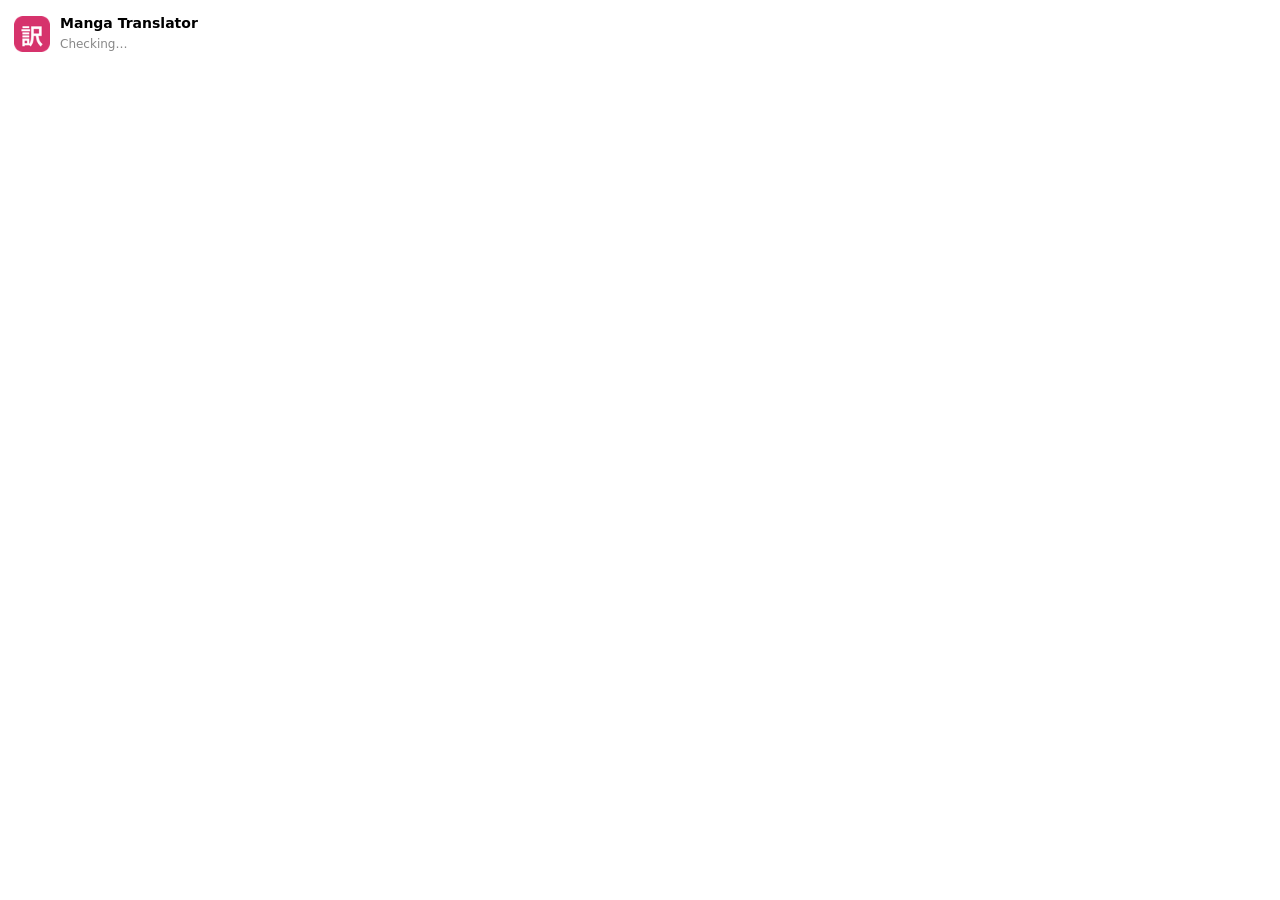
<file: extension/popup.html>
<!DOCTYPE html>
<html lang="en">
<head>
  <meta charset="UTF-8">
  <link rel="stylesheet" href="popup.css">
</head>
<body>
  <header>
    <img src="icons/icon48.png" alt="">
    <div>
      <b>Manga Translator</b>
      <span id="conn" class="muted">Checking…</span>
    </div>
  </header>

  <section id="setup" hidden>
    <label>App address <input id="server" placeholder="http://localhost:8000"></label>
    <label>Extension key <input id="api-key" type="password" placeholder="mtk_…"></label>
    <button id="save">Save &amp; connect</button>
    <p class="muted">Create a key on your app's <a id="dash-link" href="#" target="_blank">Dashboard</a>.</p>
  </section>

  <section id="main" hidden>
    <label>Translate to <select id="target"></select></label>
    <label>Quality <select id="quality"></select></label>
    <label>Font <select id="font-style"></select></label>
    <label class="row">
      <span>Translate buttons on <b id="site"></b></span>
      <input id="site-toggle" type="checkbox" role="switch">
    </label>
    <button id="translate-all">Translate all images on this page</button>
    <p id="result" class="muted"></p>
    <p class="muted small">Tip: right-click any image → “Translate this image”.</p>
    <footer>
      <a id="open-dash" href="#" target="_blank">Dashboard</a>
      <button id="edit-setup" class="link">Settings</button>
    </footer>
  </section>

  <script src="popup.js"></script>
</body>
</html>
</file>
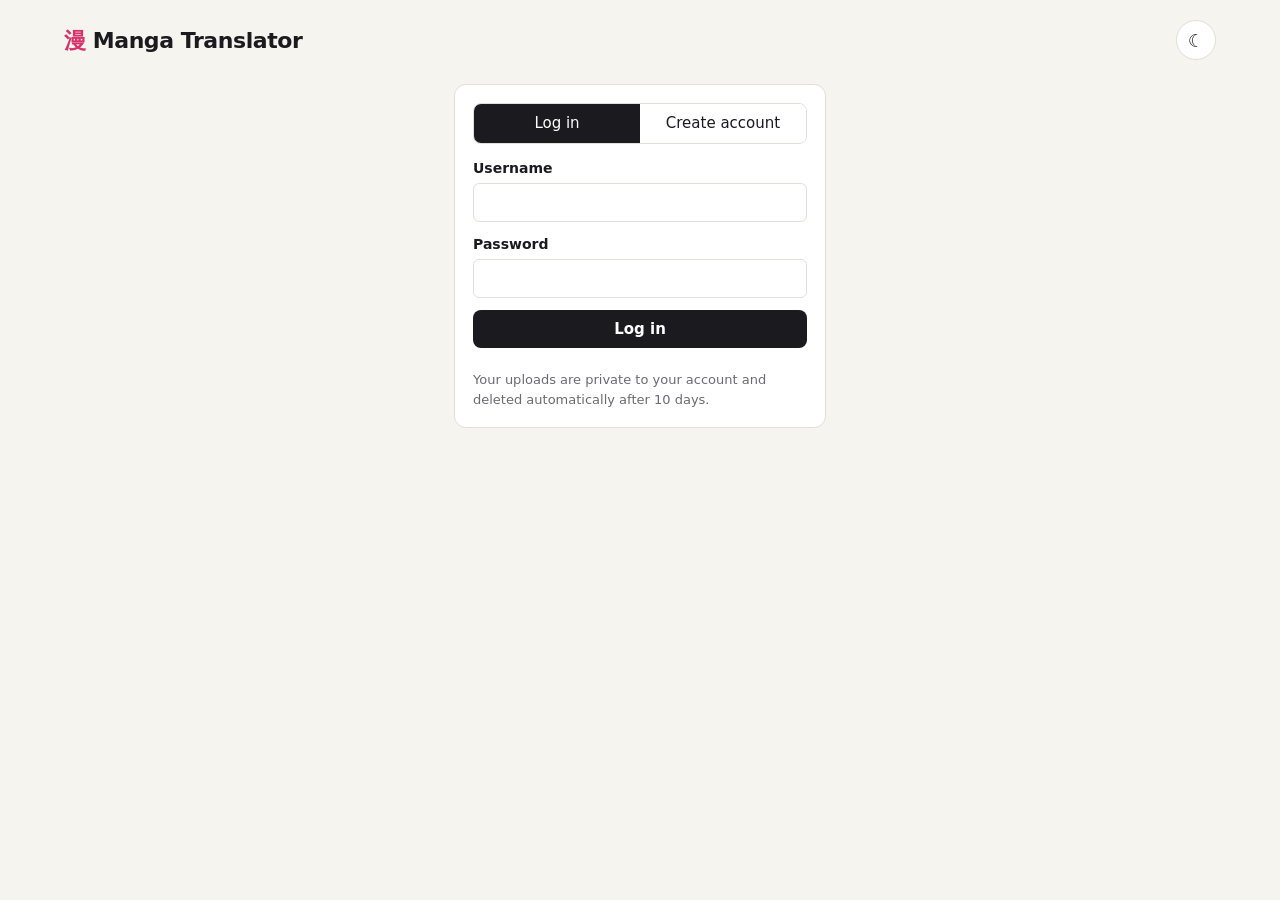
<file: frontend/login.html>
<!DOCTYPE html>
<html lang="en">
<head>
  <meta charset="UTF-8">
  <meta name="viewport" content="width=device-width, initial-scale=1">
  <title>Log in · Manga Translator</title>
  <link rel="stylesheet" href="style.css">
  <script>
    (function () {
      var saved = null;
      try { saved = localStorage.getItem("theme"); } catch (e) {}
      var dark = saved ? saved === "dark" : window.matchMedia("(prefers-color-scheme: dark)").matches;
      document.documentElement.dataset.theme = dark ? "dark" : "light";
    })();
  </script>
</head>
<body data-public="true">
  <header>
    <a class="brand" href="/"><span class="kanji">漫</span> Manga Translator</a>
    <div class="header-right">
      <button id="theme-toggle" type="button" aria-label="Toggle dark mode"></button>
    </div>
  </header>

  <main class="narrow">
    <section class="card auth-card">
      <div class="seg tabs">
        <button data-mode="login" class="active" type="button">Log in</button>
        <button data-mode="signup" type="button">Create account</button>
      </div>
      <form id="auth-form">
        <label>Username <input id="username" autocomplete="username" required minlength="3" maxlength="32"></label>
        <label>Password <input id="password" type="password" autocomplete="current-password" required minlength="8"></label>
        <p id="auth-error" class="error" hidden></p>
        <button id="auth-submit" type="submit">Log in</button>
      </form>
      <p class="note">Your uploads are private to your account and deleted automatically after 10 days.</p>
    </section>
  </main>

  <script src="common.js"></script>
  <script>
    let mode = "login";
    document.querySelectorAll(".tabs button").forEach((b) => b.addEventListener("click", () => {
      mode = b.dataset.mode;
      document.querySelectorAll(".tabs button").forEach((x) => x.classList.toggle("active", x === b));
      $("#auth-submit").textContent = mode === "login" ? "Log in" : "Create account";
      $("#password").autocomplete = mode === "login" ? "current-password" : "new-password";
      $("#auth-error").hidden = true;
    }));

    $("#auth-form").addEventListener("submit", async (e) => {
      e.preventDefault();
      $("#auth-submit").disabled = true;
      const res = await fetch(`/api/auth/${mode}`, {
        method: "POST",
        headers: { "Content-Type": "application/json" },
        body: JSON.stringify({ username: $("#username").value, password: $("#password").value }),
      });
      $("#auth-submit").disabled = false;
      if (!res.ok) {
        const err = await res.json().catch(() => ({}));
        $("#auth-error").hidden = false;
        $("#auth-error").textContent = typeof err.detail === "string" ? err.detail : "Something went wrong";
        return;
      }
      // Only follow same-site paths, never an outside URL
      const next = new URLSearchParams(location.search).get("next") || "/";
      location.href = next.startsWith("/") && !next.startsWith("//") ? next : "/";
    });
  </script>
</body>
</html>
</file>
<file: extension/popup.css>
:root { color-scheme: light dark; --accent: #d6336c; }
body { width: 300px; margin: 0; padding: 14px; font: 14px/1.4 system-ui, sans-serif; }
header { display: flex; gap: 10px; align-items: center; margin-bottom: 12px; }
header img { width: 36px; height: 36px; }
header b { display: block; }
section { display: grid; gap: 10px; }
[hidden] { display: none !important; }
label { display: grid; gap: 4px; font-weight: 600; font-size: 13px; }
label.row { display: flex; justify-content: space-between; align-items: center; font-weight: 500; }
input, select { font: inherit; padding: 6px 8px; border: 1px solid #8884; border-radius: 6px; }
input[type="checkbox"] { width: 18px; height: 18px; accent-color: var(--accent); }
button { font: inherit; font-weight: 600; padding: 8px 12px; border: 0; border-radius: 8px;
  background: var(--accent); color: #fff; cursor: pointer; }
button:disabled { opacity: .5; }
button.link { background: none; color: inherit; padding: 0; font-weight: 500; text-decoration: underline; }
.muted { color: #888; margin: 0; font-size: 12px; }
.muted.ok { color: #2b8a3e; }
.muted.bad { color: #e03131; }
.small { font-size: 11px; }
footer { display: flex; justify-content: space-between; font-size: 12px; }
a { color: var(--accent); }
</file>
<file: frontend/style.css>
/* The hidden attribute must always win over display rules below */
[hidden] { display: none !important; }

:root {
  color-scheme: light;
  --bg: #f6f4ef; --ink: #1b1b1f; --muted: #6b6a70; --card: #fff;
  --surface: #fff;          /* inputs, buttons, figures */
  --soft: #f6f4ef;          /* subtle fills */
  --soft-2: #f1efe9;        /* stage chips, progress track */
  --accent-soft: #fff0f5;   /* pink tints */
  --ok-soft: #ebfbee;
  --on-ink: #fff;           /* text on --ink buttons */
  --overlay: rgba(255,255,255,.9);
  --line: #e2dfd7; --accent: #d6336c; --ok: #2b8a3e;
}

:root[data-theme="dark"] {
  color-scheme: dark;
  --bg: #141418; --ink: #ececf1; --muted: #9a99a3; --card: #1d1d23;
  --line: #303039; --accent: #f06595; --ok: #69db7c;
  --surface: #25252c; --soft: #26262d; --soft-2: #2a2a32;
  --accent-soft: #3a1f2b; --ok-soft: #1f3324; --on-ink: #141418;
  --overlay: rgba(20,20,24,.85);
}
* { box-sizing: border-box; }
body { margin: 0; font: 15px/1.5 system-ui, sans-serif; background: var(--bg); color: var(--ink); }
header { padding: 20px 24px 8px; max-width: 1200px; margin: 0 auto;
  display: flex; align-items: center; gap: 24px; }
.brand { font-size: 22px; font-weight: 800; letter-spacing: -.02em; color: var(--ink); text-decoration: none; }
.brand .kanji { color: var(--accent); }
nav { display: flex; gap: 4px; }
nav a { color: var(--muted); text-decoration: none; font-weight: 600; padding: 6px 12px; border-radius: 8px; }
nav a:hover { color: var(--ink); }
nav a.active { color: var(--ink); background: var(--soft-2); }
.header-right { margin-left: auto; display: flex; align-items: center; gap: 8px; }
main { max-width: 1200px; margin: 0 auto; padding: 16px 24px 60px; display: grid; gap: 16px; }
.card { background: var(--card); border: 1px solid var(--line); border-radius: 12px; padding: 18px; }
h2 { margin: 0 0 4px; font-size: 17px; }

#dropzone { display: flex; flex-direction: column; align-items: center; gap: 4px; padding: 34px;
  border: 2px dashed var(--line); border-radius: 10px; cursor: pointer; text-align: center; }
#dropzone.drag, #dropzone:hover { border-color: var(--accent); background: var(--accent-soft); }
#dropzone small { color: var(--muted); }

.controls { display: flex; gap: 12px; align-items: center; margin-top: 14px; flex-wrap: wrap; }
select, textarea { font: inherit; padding: 6px 8px; border: 1px solid var(--line); border-radius: 6px; background: var(--surface); color: var(--ink); }
button, .button { font: inherit; font-weight: 600; padding: 8px 16px; border-radius: 8px; border: 0;
  background: var(--ink); color: var(--on-ink); cursor: pointer; text-decoration: none; }
button:disabled { opacity: .4; cursor: default; }
#translate-btn { margin-left: auto; background: var(--accent); }
.note { color: var(--muted); margin: 8px 0 0; font-size: 13px; }
.error { color: #c92a2a; font-weight: 600; }

#stages { display: flex; gap: 8px; list-style: none; padding: 0; margin: 0; flex-wrap: wrap; }
#stages li { flex: 1; min-width: 110px; padding: 10px; border-radius: 8px; background: var(--soft-2);
  color: var(--muted); text-align: center; font-size: 13px; }
#stages li.active { background: var(--accent-soft); color: var(--accent); font-weight: 700; animation: pulse 1.2s infinite; }
#stages li.done { background: var(--ok-soft); color: var(--ok); }
@keyframes pulse { 50% { opacity: .55; } }

.toolbar { display: flex; justify-content: space-between; align-items: center; gap: 12px; }
.seg { display: inline-flex; border: 1px solid var(--line); border-radius: 8px; overflow: hidden; }
.seg button { background: var(--surface); color: var(--ink); border-radius: 0; font-weight: 500; }
.seg button.active { background: var(--ink); color: var(--on-ink); }

#viewer { display: grid; gap: 12px; margin-top: 12px; }
#viewer.side { grid-template-columns: 1fr 1fr; }
#viewer.translated .orig, #viewer.original .trans { display: none; }
figure { margin: 0; background: var(--surface); border: 1px solid var(--line); border-radius: 10px; padding: 8px; }
figure img { width: 100%; display: block; border-radius: 4px; }
figcaption { text-align: center; color: var(--muted); font-size: 12px; padding-top: 4px; }

#bubbles { display: grid; gap: 10px; margin: 12px 0; }
.bubble { display: grid; grid-template-columns: 32px 1fr 1.4fr; gap: 10px; align-items: start; }
.bubble .num { width: 28px; height: 28px; border-radius: 50%; background: var(--accent); color: #fff;
  display: grid; place-items: center; font-weight: 700; font-size: 13px; }
.bubble .src { padding: 6px 8px; background: var(--soft); border-radius: 6px; font-size: 14px; }
.bubble textarea { width: 100%; resize: vertical; min-height: 38px; }

@media (max-width: 760px) {
  #viewer.side { grid-template-columns: 1fr; }
  .bubble { grid-template-columns: 32px 1fr; }
  .bubble textarea { grid-column: 2; }
}

.glossary { margin-top: 12px; }
.glossary summary { cursor: pointer; font-weight: 600; }
.glossary textarea { width: 100%; margin-top: 8px; font-family: inherit; }

.bar { height: 10px; background: var(--soft-2); border-radius: 99px; overflow: hidden; }
#bar-fill { height: 100%; width: 0; background: var(--accent); transition: width .4s; }
#batch-progress { margin-bottom: 12px; }
.downloads { display: flex; gap: 8px; }
.button.secondary { background: var(--surface); color: var(--ink); border: 1px solid var(--line); }

#page-strip { display: flex; gap: 8px; overflow-x: auto; padding: 12px 2px 4px; }
.thumb { position: relative; flex: 0 0 auto; width: 84px; padding: 0; border: 2px solid transparent;
  border-radius: 8px; background: var(--surface); overflow: hidden; cursor: pointer; }
.thumb img { width: 100%; height: 118px; object-fit: cover; display: block; }
.thumb.selected { border-color: var(--accent); }
.thumb .num { position: absolute; left: 4px; top: 4px; background: rgba(0,0,0,.7); color: #fff;
  font-size: 11px; padding: 1px 6px; border-radius: 99px; }
.thumb .state { position: absolute; inset: auto 0 0 0; font-size: 11px; padding: 2px; text-align: center;
  background: var(--overlay); color: var(--muted); font-weight: 600; }
.thumb.done .state { color: var(--ok); }
.thumb.error .state { color: #c92a2a; }
.thumb.running .state { color: var(--accent); }

.upload-icon { width: 44px; height: 44px; border-radius: 50%; background: var(--accent-soft); color: var(--accent);
  display: grid; place-items: center; font-size: 22px; margin-bottom: 6px; }
.link { color: var(--accent); font-weight: 600; }
.link-btn { background: none; color: var(--muted); padding: 4px 6px; font-weight: 500; font-size: 13px; }
.link-btn:hover { color: var(--accent); }

#file-list { margin-top: 14px; }
.file-head { display: flex; justify-content: space-between; align-items: center; }
#file-grid { display: grid; grid-template-columns: repeat(auto-fill, minmax(120px, 1fr)); gap: 10px; margin-top: 8px; }
.file-card { position: relative; border: 2px solid var(--line); border-radius: 10px; overflow: hidden; background: var(--surface); }
.file-card.lowres { border-color: #f59f00; }
.file-card .preview { height: 150px; display: grid; place-items: center; background: var(--soft); overflow: hidden; }
.file-card .preview img { min-height: 0; }
.file-card .preview img { width: 100%; height: 100%; object-fit: cover; }
.file-card .doc { font-weight: 800; font-size: 20px; color: var(--muted); letter-spacing: .05em; }
.file-card .meta { padding: 6px 8px; font-size: 12px; }
.file-card .meta b { display: block; overflow: hidden; text-overflow: ellipsis; white-space: nowrap; }
.file-card .meta span { color: var(--muted); }
.file-card .badge { position: absolute; left: 6px; top: 6px; background: #f59f00; color: #fff;
  font-size: 11px; font-weight: 700; padding: 1px 7px; border-radius: 99px; }
.file-card .remove { position: absolute; right: 6px; top: 6px; width: 24px; height: 24px; padding: 0;
  border-radius: 50%; background: rgba(0,0,0,.65); font-size: 13px; line-height: 24px; }

/* Theme toggle */
#theme-toggle { background: var(--surface); color: var(--ink); border: 1px solid var(--line);
  width: 40px; height: 40px; padding: 0; border-radius: 50%; font-size: 18px; flex: 0 0 auto; }
#theme-toggle:hover { border-color: var(--accent); }
body, .card, select, textarea, figure { transition: background-color .2s, color .2s, border-color .2s; }

/* Login */
main.narrow { max-width: 420px; }
.auth-card { display: grid; gap: 14px; }
.tabs { display: flex; }
.tabs button { flex: 1; }
#auth-form { display: grid; gap: 12px; }
#auth-form label { display: grid; gap: 4px; font-weight: 600; font-size: 14px; }
input { font: inherit; padding: 8px 10px; border: 1px solid var(--line); border-radius: 6px;
  background: var(--surface); color: var(--ink); }
input:focus, select:focus, textarea:focus { outline: 2px solid var(--accent); outline-offset: -1px; }

/* Dashboard */
.dash-head { display: flex; justify-content: space-between; align-items: end; gap: 12px; }
.dash-head h2 { font-size: 22px; }
#dash-grid { display: grid; grid-template-columns: repeat(auto-fill, minmax(220px, 1fr)); gap: 14px; }
.dash-card { background: var(--card); border: 1px solid var(--line); border-radius: 12px; overflow: hidden;
  display: flex; flex-direction: column; }
.dash-thumb { display: block; height: 200px; background: var(--soft); }
.dash-thumb img { width: 100%; height: 100%; object-fit: cover; object-position: top; display: block; }
.dash-body { padding: 12px; display: grid; gap: 2px; }
.dash-name { overflow: hidden; text-overflow: ellipsis; white-space: nowrap; }
.dash-body .note { margin: 0; font-size: 13px; }
.expires { font-size: 12px; font-weight: 600; color: #e67700; margin-top: 4px; }
.dash-actions { display: flex; gap: 6px; align-items: center; margin-top: 10px; }
.dash-actions .button { padding: 6px 12px; font-size: 14px; }
.link-btn.danger { margin-left: auto; color: #e03131; }
a[aria-disabled="true"] { opacity: .4; pointer-events: none; }

/* Font picker previews (fonts served from /fonts) */
@font-face { font-family: "ComicNeue"; src: url("/fonts/ComicNeue-Bold.ttf"); font-weight: 700; }
@font-face { font-family: "Bangers"; src: url("/fonts/Bangers-Regular.ttf"); }
@font-face { font-family: "PatrickHand"; src: url("/fonts/PatrickHand-Regular.ttf"); }
.font-manga { font-family: "ComicNeue", "Comic Sans MS", cursive; font-weight: 700; }
.font-action { font-family: "Bangers", Impact, sans-serif; letter-spacing: .04em; }
.font-handwritten { font-family: "PatrickHand", cursive; }
.font-clean { font-family: Arial, "DejaVu Sans", sans-serif; font-weight: 700; }
.font-preview { text-transform: uppercase; padding: 4px 12px; border: 2px solid var(--ink);
  border-radius: 50% / 60%; background: #fff; color: #111; font-size: 15px; white-space: nowrap; }
.edit-actions { display: flex; gap: 12px; align-items: center; }

/* Before/after slider */
.compare-wrap { display: none; }
#viewer.slider { grid-template-columns: 1fr; justify-items: center; }
#viewer.slider .orig, #viewer.slider .trans { display: none; }
#viewer.slider .compare-wrap { display: block; text-align: center; }
/* Sized by the translated image, capped to the window height so the whole page is visible */
.compare { position: relative; display: inline-block; overflow: hidden; cursor: ew-resize;
  user-select: none; touch-action: none; border-radius: 4px; vertical-align: top; }
.compare img { display: block; pointer-events: none; }
#cmp-translated { max-width: 100%; max-height: 85vh; width: auto; height: auto; }
.cmp-orig { position: absolute; inset: 0; clip-path: inset(0 calc(100% - var(--pos)) 0 0); }
.cmp-orig img { width: 100%; height: 100%; object-fit: contain; }
.cmp-handle { position: absolute; top: 0; bottom: 0; left: var(--pos); width: 3px; margin-left: -1.5px;
  background: var(--accent); }
.cmp-handle span { position: absolute; top: 50%; left: 50%; transform: translate(-50%, -50%);
  width: 34px; height: 34px; border-radius: 50%; background: var(--accent); color: #fff;
  display: grid; place-items: center; font-size: 16px; box-shadow: 0 2px 8px rgba(0,0,0,.3); }

/* Fullscreen reader (always dark, like a reading app) */
#reader { position: fixed; inset: 0; z-index: 100; background: #0d0d10; display: grid; place-items: center;
  padding-bottom: 56px; }  /* keep the page clear of the toolbar */
#reader[hidden] { display: none; }
#reader-img { max-width: 100vw; max-height: calc(100vh - 56px); object-fit: contain; }
.reader-zone { position: absolute; top: 0; bottom: 56px; width: 35%; background: none; border-radius: 0; padding: 0; }
.reader-zone.prev { left: 0; cursor: w-resize; }
.reader-zone.next { right: 0; cursor: e-resize; }
.reader-bar { position: absolute; bottom: 0; left: 0; right: 0; height: 56px; display: flex; gap: 10px;
  align-items: center; justify-content: center; background: rgba(0,0,0,.6); color: #ddd; }
.reader-bar button { background: #2a2a32; color: #eee; font-weight: 500; padding: 6px 14px; }
.reader-bar button.on { background: var(--accent); color: #fff; }

/* Long webtoon strips */
.compare.strip { display: block; max-width: 760px; margin: 0 auto; }
.compare.strip #cmp-translated { max-height: none; width: 100%; }
#reader.scroll { display: block; overflow-y: auto; }
#reader.scroll #reader-img { display: block; margin: 0 auto; max-height: none; width: min(800px, 100vw); }
#reader.scroll .reader-zone { display: none; }  /* scroll to read; arrows/buttons still flip */
#reader.scroll .reader-bar { position: fixed; }

label.check { display: flex; align-items: center; gap: 8px; margin-top: 12px; font-weight: 600; cursor: pointer; }
label.check input { width: 16px; height: 16px; accent-color: var(--accent); }

/* Dashboard: extension key */
.ext-card { margin-top: 24px; display: grid; gap: 8px; }
.ext-card code { background: var(--soft-2); padding: 1px 6px; border-radius: 4px; }
.key-row { display: flex; gap: 8px; }
.key-row input { flex: 1; font-family: ui-monospace, monospace; font-size: 13px; }

#cost-info { margin: 0 0 0 auto; padding-right: 4px; white-space: nowrap; }

/* ------------------------------------------------------------------ results workspace
   Once there are results, the page fits one screen: the upload box collapses to a bar,
   pages scale to the window height, and the editor sits beside them on wide screens. */
main.wide { max-width: 1680px; }
.compact-bar { display: flex; align-items: center; gap: 12px; padding: 10px 16px; }
.compact-bar span { font-weight: 600; overflow: hidden; text-overflow: ellipsis; white-space: nowrap; }
.compact-bar .button { margin-left: auto; padding: 6px 14px; }

/* One slim row that sticks to the top while you work; pages are sized to fit below it */
#result-panel { --bar-h: 52px; }
.toolbar { position: sticky; top: 0; z-index: 20; min-height: var(--bar-h); flex-wrap: nowrap;
  gap: 10px; padding: 6px 0; background: var(--bg); }
.toolbar .button, .toolbar .seg button { padding: 6px 12px; font-size: 14px; }
.toolbar .downloads { gap: 6px; flex-shrink: 0; }
#cost-info { font-size: 12px; overflow: hidden; text-overflow: ellipsis; min-width: 0; }
.page-nav { display: flex; align-items: center; gap: 6px; font-weight: 600; }
.toolbar .page-nav .button { padding: 4px 11px; font-size: 18px; line-height: 1; }
#page-pos { min-width: 64px; text-align: center; }

#page-strip { padding: 8px 2px 2px; }
.thumb { width: 64px; }
.thumb img { height: 90px; }

.workspace { display: grid; gap: 16px; align-items: start; margin-top: 10px; }
@media (min-width: 1100px) {
  .workspace { grid-template-columns: minmax(0, 1fr) 380px; }
  /* The editor stays in view and scrolls on its own */
  .editor { position: sticky; top: calc(var(--bar-h) + 8px); max-height: calc(100vh - var(--bar-h) - 16px);
    overflow-y: auto; }
  .bubble { grid-template-columns: 28px 1fr; }
  .bubble textarea { grid-column: 2; }
}
#viewer { margin-top: 0; }
/* Pages fit the window height instead of the column width */
#viewer figure img { width: auto; max-width: 100%; max-height: calc(100vh - var(--bar-h) - 64px); margin: 0 auto; }
#viewer figure { padding: 6px; }
#viewer figcaption { padding-top: 2px; }
main.wide { padding-top: 8px; }
.compact-bar { padding: 8px 14px; }
.compact-bar .button { padding: 5px 12px; font-size: 14px; }
#viewer figure { display: flex; flex-direction: column; align-items: center; }
#viewer.side { grid-template-columns: 1fr 1fr; }
/* The slider frame only shows in Slider view (the #viewer figure rule above would show it) */
#viewer:not(.slider) .compare-wrap { display: none; }
.edit-actions { flex-wrap: wrap; }
.edit-actions button { white-space: nowrap; }
.edit-actions label { display: flex; align-items: center; gap: 6px; font-weight: 600; }
.seg button { white-space: nowrap; }
/* Narrow windows: let the toolbar wrap instead of squeezing */
@media (max-width: 1099px) {
  .toolbar { flex-wrap: wrap; position: static; }
  #cost-info { order: 10; flex-basis: 100%; margin: 0; }
  #viewer figure img { max-height: 80vh; }
}

/* Retry */
.button.retry { background: #e8590c; color: #fff; }
.retry-box { border: 1px solid #e0313155; background: color-mix(in srgb, #e03131 8%, transparent);
  border-radius: 10px; padding: 12px; margin: 10px 0; }
.retry-box p { margin: 0 0 10px; color: #e03131; font-weight: 600; }
.retry-actions { display: flex; gap: 8px; flex-wrap: wrap; }
.page-msg { margin: 8px 0; padding: 8px 10px; border-radius: 8px; background: var(--accent-soft);
  color: var(--accent); font-weight: 600; font-size: 14px; }
.page-msg.bad { background: color-mix(in srgb, #e03131 12%, transparent); color: #e03131; }
.again { display: flex; align-items: center; gap: 8px; flex-wrap: wrap; margin-top: 14px;
  padding-top: 12px; border-top: 1px solid var(--line); }
.again select { max-width: 190px; }
.thumb.error { outline: 2px solid #e03131; outline-offset: -2px; }

/* Untranslated page: a calm placeholder instead of a broken-image icon */
#img-translated:not([src]) { display: none; }
.trans .placeholder { display: none; color: var(--muted); padding: 40px 0; }

/* ==================================================================== results page (v2)
   One centered column, modeled on a classic "translation progress" page:
   title · overall progress · summary · page chips · download card · viewer · editor.
   These rules come last and override the earlier two-column workspace. */
main > *, #result-panel, #viewer, .toolbar { min-width: 0; }  /* wide content must never widen the page */
main.results { max-width: 1000px; }

.job-head { display: flex; align-items: flex-end; justify-content: space-between; gap: 12px; }
.job-head h1 { margin: 0; font-size: 26px; letter-spacing: -.01em; }
.job-head .note { margin: 2px 0 0; }
.head-actions { display: flex; gap: 8px; flex-shrink: 0; }
.head-actions .button { padding: 6px 12px; font-size: 14px; }

.progress-card { padding: 14px 16px; }
.pc-row { display: flex; gap: 14px; align-items: center; }
.pc-icon { width: 40px; height: 40px; border-radius: 50%; display: grid; place-items: center; flex: 0 0 auto;
  background: var(--accent-soft); color: var(--accent); font-weight: 700; }
.pc-main { flex: 1; min-width: 0; }
.pc-top { display: flex; justify-content: space-between; font-size: 14px; margin-bottom: 6px; }
#pc-count { color: var(--accent); font-weight: 700; font-variant-numeric: tabular-nums; }
#pc-detail { margin: 6px 0 0; font-size: 12px; }
.progress-card.done { border-color: color-mix(in srgb, var(--ok) 45%, transparent);
  background: color-mix(in srgb, var(--ok) 6%, var(--card)); }
.progress-card.done .pc-icon { background: var(--ok-soft); color: var(--ok); }
.progress-card.done #pc-count { color: var(--muted); }
.progress-card.done #bar-fill { background: var(--ok); }
.progress-card #stages { margin-top: 12px; }

.slim-card { display: flex; align-items: center; justify-content: space-between; gap: 12px;
  padding: 10px 14px; font-size: 14px; }
.slim-card .button { padding: 6px 14px; font-size: 14px; flex-shrink: 0; }

/* Page chips */
#page-chips { display: flex; flex-wrap: wrap; gap: 6px; }
.chip { display: inline-flex; align-items: center; gap: 6px; padding: 4px 9px; border-radius: 6px;
  border: 1px solid var(--line); background: var(--surface); color: var(--muted);
  font: 600 12px/1.2 system-ui, sans-serif; cursor: default; }
.chip .dots { display: inline-flex; gap: 2px; }
.chip .dots i { width: 9px; height: 5px; border-radius: 3px; border: 1px solid currentColor; opacity: .5; }
.chip .dots i.on { background: var(--ok); border-color: var(--ok); opacity: 1; }
.chip .dots i.now { background: var(--accent); border-color: var(--accent); opacity: 1; animation: pulse 1.2s infinite; }
.chip .lbl { font-weight: 500; }
.chip.running { color: var(--ink); border-color: var(--accent); }
.chip.done { color: var(--ok); border-color: color-mix(in srgb, var(--ok) 50%, transparent);
  background: color-mix(in srgb, var(--ok) 8%, var(--surface)); cursor: pointer; }
.chip.error { color: #e03131; border-color: #e0313180; background: color-mix(in srgb, #e03131 8%, var(--surface));
  cursor: pointer; }
.chip.selected { outline: 2px solid var(--accent); outline-offset: 1px; }

/* Viewer toolbar: views left, page nav + actions right; plain (not sticky) */
.toolbar { position: static; justify-content: space-between; flex-wrap: wrap; padding: 4px 0; background: none; }
.toolbar-right { display: flex; align-items: center; gap: 8px; }
.toolbar .button.icon-btn { padding: 5px 10px; font-size: 16px; line-height: 1; }
.page-note { font-size: 11px; padding: 2px 8px; border-radius: 99px; border: 1px solid var(--line);
  color: var(--muted); white-space: nowrap; }

/* Thumbnails: always scroll inside their own box */
#page-strip { display: flex; overflow-x: auto; max-width: 100%; gap: 6px; padding: 6px 0 8px;
  scrollbar-width: thin; }
#page-strip .thumb { width: 40px; flex: 0 0 auto; border-width: 2px; }
#page-strip .thumb img { height: 54px; }
#page-strip .thumb .state { display: none; }
#page-strip .thumb .num { font-size: 9px; padding: 0 4px; }

/* One page at a time, as big as the window allows */
#viewer { display: grid; grid-template-columns: 1fr; gap: 10px; margin-top: 4px; }
#viewer.side { grid-template-columns: 1fr 1fr; }
#viewer figure img { max-height: calc(100vh - 110px); }
#viewer.translated figure.trans, #viewer.original figure.orig { background: var(--card); }

/* Editor below the page */
.editor { position: static; max-height: none; overflow: visible; margin-top: 14px; }
.editor-head { display: flex; justify-content: space-between; align-items: baseline; gap: 10px; flex-wrap: wrap; }
.editor-head #cost-info { margin: 0; font-size: 12px; }
@media (min-width: 1100px) { .bubble { grid-template-columns: 32px 1fr 1.4fr; } .bubble textarea { grid-column: auto; } }

@media (max-width: 700px) {
  .job-head { flex-direction: column; align-items: flex-start; }
  .slim-card { flex-direction: column; align-items: flex-start; }
}
/* Leave room for the toolbar + thumbnail strip above the page */
#viewer figure img { max-height: calc(100vh - 160px); }

.link-btn.stop { color: #e8590c; }
.link-btn.stop + .danger { margin-left: 0; }
.dash-actions .stop { margin-left: auto; }

/* Stopped / finished-with-errors progress card, and stopped page chips */
.progress-card.stopped { border-color: color-mix(in srgb, #e8590c 45%, transparent); }
.progress-card.stopped .pc-icon { background: color-mix(in srgb, #e8590c 14%, transparent); color: #e8590c; }
.progress-card.stopped #bar-fill { background: #e8590c; }
.chip.paused { color: var(--muted); border-style: dashed; cursor: pointer; }

/* Phones: nothing may be wider than the screen */
@media (max-width: 600px) {
  header { flex-wrap: wrap; gap: 8px 12px; padding: 14px 16px 4px; }
  .brand { font-size: 19px; }
  .header-right { margin-left: auto; }
  nav { order: 3; width: 100%; }               /* tabs get their own row under the logo */
  main { padding: 12px 12px 48px; }
  .card { padding: 14px; }
  select, input, textarea { max-width: 100%; min-width: 0; }
  .controls > label { min-width: 0; max-width: 100%; }   /* let long dropdowns shrink */
  #user-name { display: none; }                          /* keep logo + Log out on one row */
  .seg { overflow-x: auto; max-width: 100%; }   /* Original / Translated / Compare / Side by side */
  .seg button { white-space: nowrap; }
}

/* Redo page: button + small menu in the viewer toolbar */
.redo-wrap { position: relative; }
.redo-menu {
  position: absolute; right: 0; top: calc(100% + 6px); z-index: 30;
  width: max-content; max-width: min(300px, 90vw);
  display: flex; flex-direction: column; gap: 6px; padding: 10px;
  background: var(--card); border: 1px solid var(--line); border-radius: 12px;
  box-shadow: 0 8px 24px rgba(0, 0, 0, .12);
}
.redo-menu[hidden] { display: none; }
.redo-menu button {
  text-align: left; background: var(--surface); color: var(--ink);
  border: 1px solid var(--line); border-radius: 8px; padding: 8px 10px; cursor: pointer;
}
.redo-menu button:hover { border-color: var(--accent); }
.redo-menu .note { margin: 2px 2px 0; font-size: 12px; }
#redo-btn { white-space: nowrap; }
#redo-btn:disabled { opacity: .5; cursor: not-allowed; }

/* Per-bubble layout tools in the editor: Size − 100% +, Fit to original box */
.bubble .bubble-tools { grid-column: 2 / -1; display: flex; flex-wrap: wrap; align-items: center;
  gap: 6px 16px; font-size: 13px; color: var(--muted); margin-top: -4px; }
.bubble .size-ctl { display: inline-flex; align-items: center; gap: 6px; }
.bubble .size-ctl button { width: 26px; height: 26px; padding: 0; border-radius: 6px; line-height: 1;
  background: var(--surface); color: var(--ink); border: 1px solid var(--line); cursor: pointer; }
.bubble .size-ctl button:hover { border-color: var(--accent); }
.bubble .size-val { min-width: 38px; text-align: center; color: var(--ink); font-weight: 600; }
.bubble .bubble-tools label { display: inline-flex; align-items: center; gap: 6px; cursor: pointer; }

/* Arrow pad (move a bubble's text) */
.bubble .move-ctl { display: inline-flex; align-items: center; gap: 8px; }
.bubble .nudge { display: inline-grid; grid-template-columns: repeat(3, 24px); gap: 2px; }
.bubble .nudge button { width: 24px; height: 24px; padding: 0; border-radius: 5px; font-size: 13px;
  line-height: 1; background: var(--surface); color: var(--ink); border: 1px solid var(--line); cursor: pointer; }
.bubble .nudge button:hover { border-color: var(--accent); }
.bubble .nudge .nudge-reset { color: var(--muted); }
.bubble .nudge .nudge-reset.moved { color: var(--accent); border-color: var(--accent); }

/* Edit on the page: click targets over the translated image + floating panel */
.trans-stage { position: relative; display: block; width: fit-content; max-width: 100%; margin: 0 auto; }
.trans-stage:has(#img-translated:not([src])) { display: none; }
.trans-stage:has(#img-translated:not([src])) + .placeholder { display: block; }
#hotspots { position: absolute; inset: 0; }
#viewer:not(.translated):not(.side) #hotspots { display: none; }
.hotspot { position: absolute; padding: 0; margin: 0; background: transparent; cursor: pointer;
  border: 2px dashed transparent; border-radius: 8px; }
.hotspot:hover, .hotspot:focus-visible { border-color: var(--accent); background: color-mix(in srgb, var(--accent) 8%, transparent); outline: none; }
.hotspot.selected { border: 2px solid var(--accent); background: transparent; }  /* outline only: keep the text visible */
#bubbles .bubble.active { outline: 2px solid var(--accent); outline-offset: 4px; border-radius: 8px; }

.bubble-pop { position: fixed; z-index: 40; width: 300px; max-width: calc(100vw - 16px);
  display: flex; flex-direction: column; gap: 8px; padding: 12px;
  background: var(--card); color: var(--ink); border: 1px solid var(--line); border-radius: 12px;
  box-shadow: 0 10px 30px rgba(0, 0, 0, .18); }
.bubble-pop[hidden] { display: none; }
.bubble-pop .pop-head { display: flex; align-items: center; justify-content: space-between; }
.bubble-pop .pop-close { background: none; border: 0; color: var(--muted); font-size: 16px; cursor: pointer; padding: 2px 6px; }
.bubble-pop textarea { width: 100%; resize: vertical; min-height: 52px; }
.bubble-pop .pop-tools, .bubble-pop .pop-move { display: flex; flex-wrap: wrap; align-items: center; gap: 8px 14px; font-size: 13px; color: var(--muted); }
.bubble-pop .pop-tools label { display: inline-flex; align-items: center; gap: 6px; cursor: pointer; }
.bubble-pop .pop-move .note { flex-basis: 100%; margin: 0; font-size: 12px; }
.bubble-pop .size-ctl { display: inline-flex; align-items: center; gap: 6px; }
.bubble-pop .size-ctl button, .bubble-pop .nudge button { width: 26px; height: 26px; padding: 0; border-radius: 6px;
  line-height: 1; background: var(--surface); color: var(--ink); border: 1px solid var(--line); cursor: pointer; }
.bubble-pop .size-ctl button:hover, .bubble-pop .nudge button:hover { border-color: var(--accent); }
.bubble-pop #pop-size { min-width: 38px; text-align: center; color: var(--ink); }
.bubble-pop .nudge { display: inline-grid; grid-template-columns: repeat(3, 26px); gap: 2px; }
.bubble-pop .nudge .nudge-reset { color: var(--muted); }
.bubble-pop .nudge .nudge-reset.moved { color: var(--accent); border-color: var(--accent); }
/* Phones: dock to the bottom of the screen instead of floating over the page */
.bubble-pop.docked { left: 0 !important; right: 0; top: auto !important; bottom: 0; width: auto; max-width: none;
  border-radius: 14px 14px 0 0; padding-bottom: max(12px, env(safe-area-inset-bottom)); }
</file>
